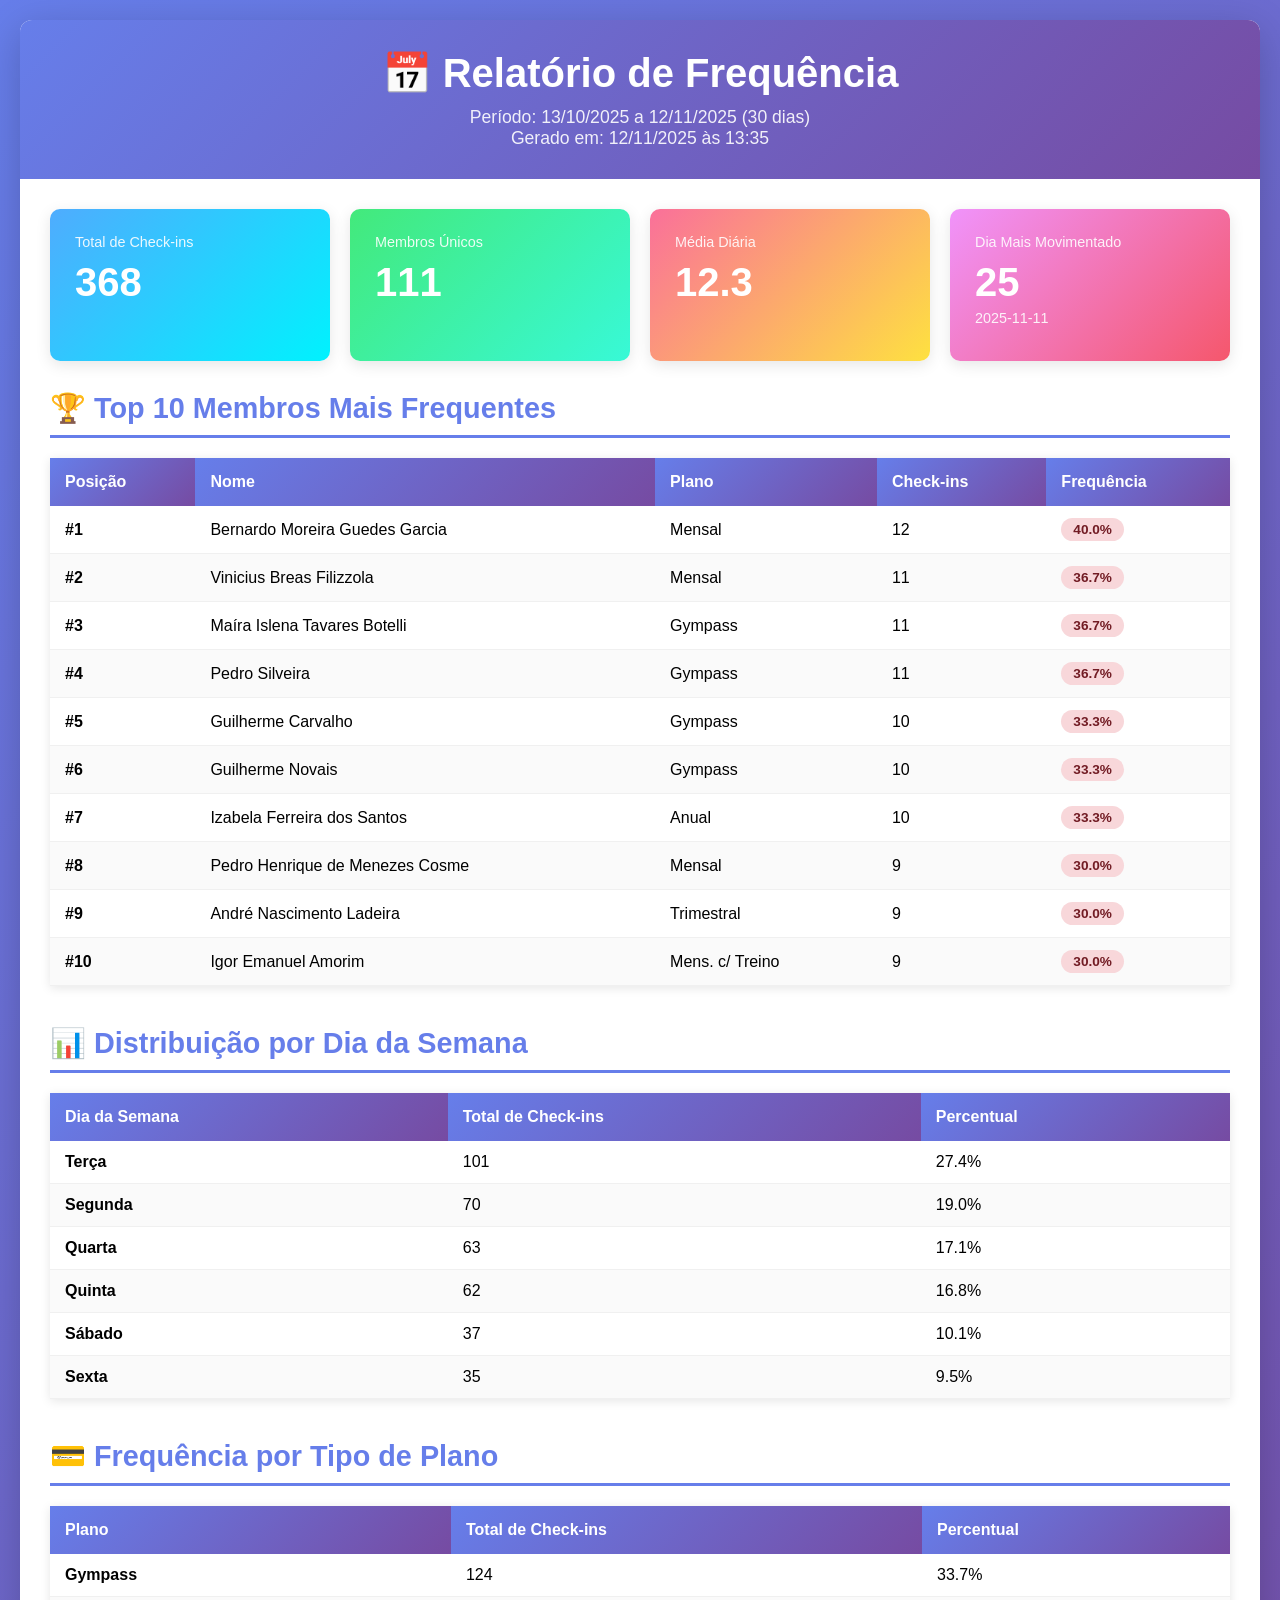
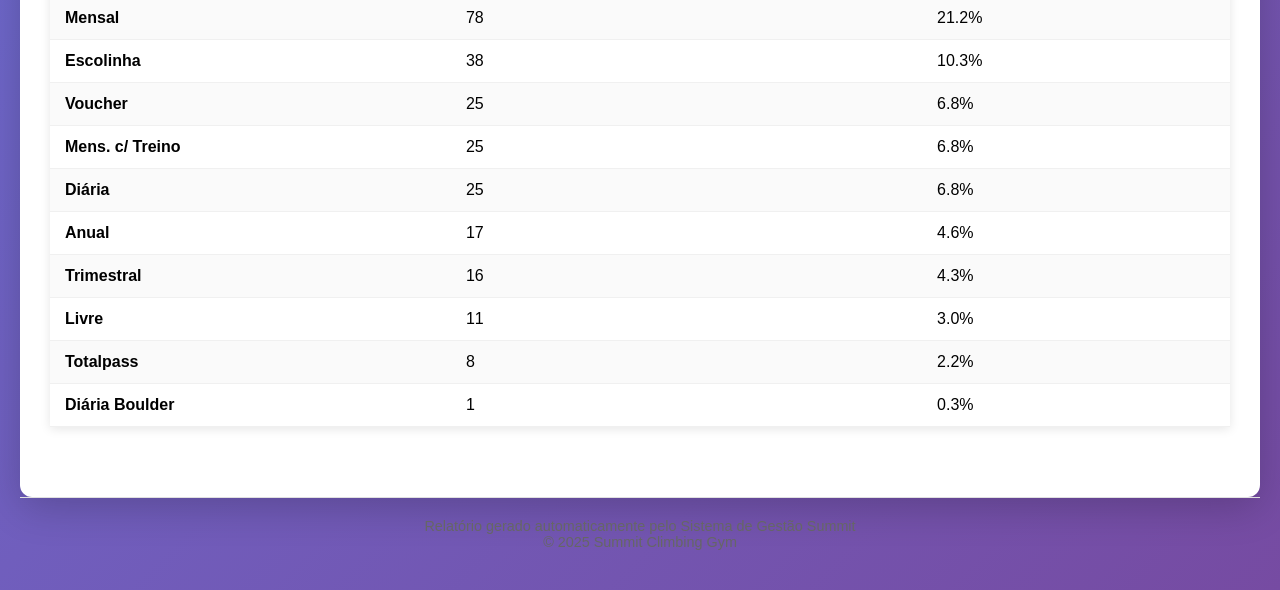
<file: relatorios/relatorio_frequencia_20251112_133556.html>
<!DOCTYPE html>
<html lang="pt-BR">
<head>
    <meta charset="UTF-8">
    <meta name="viewport" content="width=device-width, initial-scale=1.0">
    <title>Relatório de Frequência</title>
    <style>
        * {
            margin: 0;
            padding: 0;
            box-sizing: border-box;
        }
        
        body {
            font-family: 'Segoe UI', Tahoma, Geneva, Verdana, sans-serif;
            background: linear-gradient(135deg, #667eea 0%, #764ba2 100%);
            padding: 20px;
            min-height: 100vh;
        }
        
        .container {
            max-width: 1400px;
            margin: 0 auto;
            background: white;
            border-radius: 12px;
            box-shadow: 0 10px 40px rgba(0,0,0,0.2);
            overflow: hidden;
        }
        
        .header {
            background: linear-gradient(135deg, #667eea 0%, #764ba2 100%);
            color: white;
            padding: 30px;
            text-align: center;
        }
        
        .header h1 {
            font-size: 2.5em;
            margin-bottom: 10px;
        }
        
        .header .subtitle {
            font-size: 1.1em;
            opacity: 0.9;
        }
        
        .content {
            padding: 30px;
        }
        
        .stats-grid {
            display: grid;
            grid-template-columns: repeat(auto-fit, minmax(250px, 1fr));
            gap: 20px;
            margin-bottom: 30px;
        }
        
        .stat-card {
            background: linear-gradient(135deg, #f093fb 0%, #f5576c 100%);
            color: white;
            padding: 25px;
            border-radius: 10px;
            box-shadow: 0 4px 15px rgba(0,0,0,0.1);
        }
        
        .stat-card.blue {
            background: linear-gradient(135deg, #4facfe 0%, #00f2fe 100%);
        }
        
        .stat-card.green {
            background: linear-gradient(135deg, #43e97b 0%, #38f9d7 100%);
        }
        
        .stat-card.purple {
            background: linear-gradient(135deg, #fa709a 0%, #fee140 100%);
        }
        
        .stat-card .label {
            font-size: 0.9em;
            opacity: 0.9;
            margin-bottom: 10px;
        }
        
        .stat-card .value {
            font-size: 2.5em;
            font-weight: bold;
        }
        
        .section {
            margin-bottom: 40px;
        }
        
        .section h2 {
            color: #667eea;
            margin-bottom: 20px;
            font-size: 1.8em;
            border-bottom: 3px solid #667eea;
            padding-bottom: 10px;
        }
        
        table {
            width: 100%;
            border-collapse: collapse;
            margin-top: 15px;
            box-shadow: 0 2px 10px rgba(0,0,0,0.1);
        }
        
        th {
            background: linear-gradient(135deg, #667eea 0%, #764ba2 100%);
            color: white;
            padding: 15px;
            text-align: left;
            font-weight: 600;
        }
        
        td {
            padding: 12px 15px;
            border-bottom: 1px solid #f0f0f0;
        }
        
        tr:hover {
            background-color: #f8f9fa;
        }
        
        tr:nth-child(even) {
            background-color: #fafafa;
        }
        
        .footer {
            text-align: center;
            padding: 20px;
            color: #666;
            font-size: 0.9em;
            border-top: 1px solid #e0e0e0;
        }
        
        .badge {
            display: inline-block;
            padding: 4px 12px;
            border-radius: 12px;
            font-size: 0.85em;
            font-weight: 600;
        }
        
        .badge.high {
            background: #d4edda;
            color: #155724;
        }
        
        .badge.medium {
            background: #fff3cd;
            color: #856404;
        }
        
        .badge.low {
            background: #f8d7da;
            color: #721c24;
        }
    </style>
</head>
<body>

    <div class="container">
        <div class="header">
            <h1>📅 Relatório de Frequência</h1>
            <p class="subtitle">Período: 13/10/2025 a 12/11/2025 (30 dias)</p>
            <p class="subtitle">Gerado em: 12/11/2025 às 13:35</p>
        </div>
        
        <div class="content">
            <div class="stats-grid">
                <div class="stat-card blue">
                    <div class="label">Total de Check-ins</div>
                    <div class="value">368</div>
                </div>
                
                <div class="stat-card green">
                    <div class="label">Membros Únicos</div>
                    <div class="value">111</div>
                </div>
                
                <div class="stat-card purple">
                    <div class="label">Média Diária</div>
                    <div class="value">12.3</div>
                </div>
                
                <div class="stat-card">
                    <div class="label">Dia Mais Movimentado</div>
                    <div class="value">25</div>
                    <div class="label" style="margin-top: 5px;">2025-11-11</div>
                </div>
            </div>
            
            <div class="section">
                <h2>🏆 Top 10 Membros Mais Frequentes</h2>
                <table>
                    <thead>
                        <tr>
                            <th>Posição</th>
                            <th>Nome</th>
                            <th>Plano</th>
                            <th>Check-ins</th>
                            <th>Frequência</th>
                        </tr>
                    </thead>
                    <tbody>
    
                        <tr>
                            <td><strong>#1</strong></td>
                            <td>Bernardo Moreira Guedes Garcia</td>
                            <td>Mensal</td>
                            <td>12</td>
                            <td><span class="badge low">40.0%</span></td>
                        </tr>
        
                        <tr>
                            <td><strong>#2</strong></td>
                            <td>Vinicius Breas Filizzola</td>
                            <td>Mensal</td>
                            <td>11</td>
                            <td><span class="badge low">36.7%</span></td>
                        </tr>
        
                        <tr>
                            <td><strong>#3</strong></td>
                            <td>Maíra Islena Tavares Botelli</td>
                            <td>Gympass</td>
                            <td>11</td>
                            <td><span class="badge low">36.7%</span></td>
                        </tr>
        
                        <tr>
                            <td><strong>#4</strong></td>
                            <td>Pedro Silveira</td>
                            <td>Gympass</td>
                            <td>11</td>
                            <td><span class="badge low">36.7%</span></td>
                        </tr>
        
                        <tr>
                            <td><strong>#5</strong></td>
                            <td>Guilherme Carvalho</td>
                            <td>Gympass</td>
                            <td>10</td>
                            <td><span class="badge low">33.3%</span></td>
                        </tr>
        
                        <tr>
                            <td><strong>#6</strong></td>
                            <td>Guilherme Novais</td>
                            <td>Gympass</td>
                            <td>10</td>
                            <td><span class="badge low">33.3%</span></td>
                        </tr>
        
                        <tr>
                            <td><strong>#7</strong></td>
                            <td>Izabela Ferreira dos Santos</td>
                            <td>Anual</td>
                            <td>10</td>
                            <td><span class="badge low">33.3%</span></td>
                        </tr>
        
                        <tr>
                            <td><strong>#8</strong></td>
                            <td>Pedro Henrique de Menezes Cosme</td>
                            <td>Mensal</td>
                            <td>9</td>
                            <td><span class="badge low">30.0%</span></td>
                        </tr>
        
                        <tr>
                            <td><strong>#9</strong></td>
                            <td>André Nascimento Ladeira</td>
                            <td>Trimestral</td>
                            <td>9</td>
                            <td><span class="badge low">30.0%</span></td>
                        </tr>
        
                        <tr>
                            <td><strong>#10</strong></td>
                            <td>Igor Emanuel Amorim</td>
                            <td>Mens. c/ Treino</td>
                            <td>9</td>
                            <td><span class="badge low">30.0%</span></td>
                        </tr>
        
                    </tbody>
                </table>
            </div>
            
            <div class="section">
                <h2>📊 Distribuição por Dia da Semana</h2>
                <table>
                    <thead>
                        <tr>
                            <th>Dia da Semana</th>
                            <th>Total de Check-ins</th>
                            <th>Percentual</th>
                        </tr>
                    </thead>
                    <tbody>
    
                        <tr>
                            <td><strong>Terça</strong></td>
                            <td>101</td>
                            <td>27.4%</td>
                        </tr>
        
                        <tr>
                            <td><strong>Segunda</strong></td>
                            <td>70</td>
                            <td>19.0%</td>
                        </tr>
        
                        <tr>
                            <td><strong>Quarta</strong></td>
                            <td>63</td>
                            <td>17.1%</td>
                        </tr>
        
                        <tr>
                            <td><strong>Quinta</strong></td>
                            <td>62</td>
                            <td>16.8%</td>
                        </tr>
        
                        <tr>
                            <td><strong>Sábado</strong></td>
                            <td>37</td>
                            <td>10.1%</td>
                        </tr>
        
                        <tr>
                            <td><strong>Sexta</strong></td>
                            <td>35</td>
                            <td>9.5%</td>
                        </tr>
        
                    </tbody>
                </table>
            </div>
            
            <div class="section">
                <h2>💳 Frequência por Tipo de Plano</h2>
                <table>
                    <thead>
                        <tr>
                            <th>Plano</th>
                            <th>Total de Check-ins</th>
                            <th>Percentual</th>
                        </tr>
                    </thead>
                    <tbody>
    
                        <tr>
                            <td><strong>Gympass</strong></td>
                            <td>124</td>
                            <td>33.7%</td>
                        </tr>
        
                        <tr>
                            <td><strong>Mensal</strong></td>
                            <td>78</td>
                            <td>21.2%</td>
                        </tr>
        
                        <tr>
                            <td><strong>Escolinha</strong></td>
                            <td>38</td>
                            <td>10.3%</td>
                        </tr>
        
                        <tr>
                            <td><strong>Voucher</strong></td>
                            <td>25</td>
                            <td>6.8%</td>
                        </tr>
        
                        <tr>
                            <td><strong>Mens. c/ Treino</strong></td>
                            <td>25</td>
                            <td>6.8%</td>
                        </tr>
        
                        <tr>
                            <td><strong>Diária</strong></td>
                            <td>25</td>
                            <td>6.8%</td>
                        </tr>
        
                        <tr>
                            <td><strong>Anual</strong></td>
                            <td>17</td>
                            <td>4.6%</td>
                        </tr>
        
                        <tr>
                            <td><strong>Trimestral</strong></td>
                            <td>16</td>
                            <td>4.3%</td>
                        </tr>
        
                        <tr>
                            <td><strong>Livre</strong></td>
                            <td>11</td>
                            <td>3.0%</td>
                        </tr>
        
                        <tr>
                            <td><strong>Totalpass</strong></td>
                            <td>8</td>
                            <td>2.2%</td>
                        </tr>
        
                        <tr>
                            <td><strong>Diária Boulder</strong></td>
                            <td>1</td>
                            <td>0.3%</td>
                        </tr>
        
                    </tbody>
                </table>
            </div>
        </div>
    </div>
    
    <div class="footer">
        <p>Relatório gerado automaticamente pelo Sistema de Gestão Summit</p>
        <p>© 2025 Summit Climbing Gym</p>
    </div>
</body>
</html>
</file>
